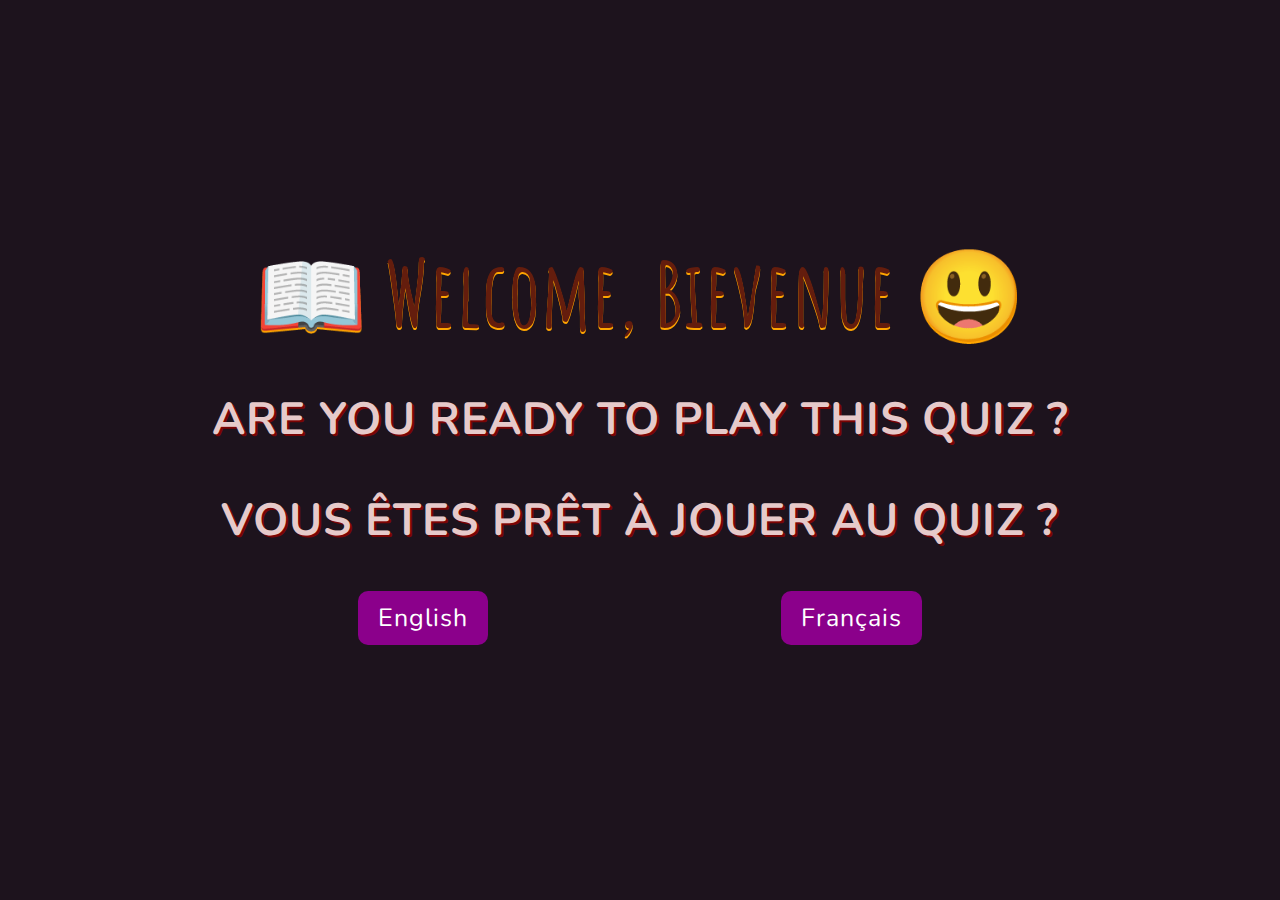
<file: index.html>
<!DOCTYPE html>
<html lang="en">

<head>
    <meta charset="UTF-8">
    <meta http-equiv="X-UA-Compatible" content="IE=edge">
    <meta name="viewport" content="width=device-width, initial-scale=1.0">
    <title>Chi Chiu's Quiz App</title>
    <link rel="icon" type="image/png" sizes="32x32" href="assets/favicon/favicon-32x32 copy 2.png">
    <link rel="stylesheet" href="assets/CSS/stylesheet.css">
</head>

<body>
    <div class="container">
        <div class="quiz">
            <h1 class="welcome">📖 Welcome, Bievenue 😃</h1>
            <h1 class="intro">Are You Ready to Play This Quiz ?</h1>
            <h1 class="intro">Vous êtes prêt à jouer au quiz ?</h1>
            <div class="lang-container">
                <a href="game_en.html" class="lang-btn" id="en">English</a>
                <a href="game_fr.html" class="lang-btn" id="fr">Français</a>
            </div>
        </div>
    </div>
</body>

</html>
</file>
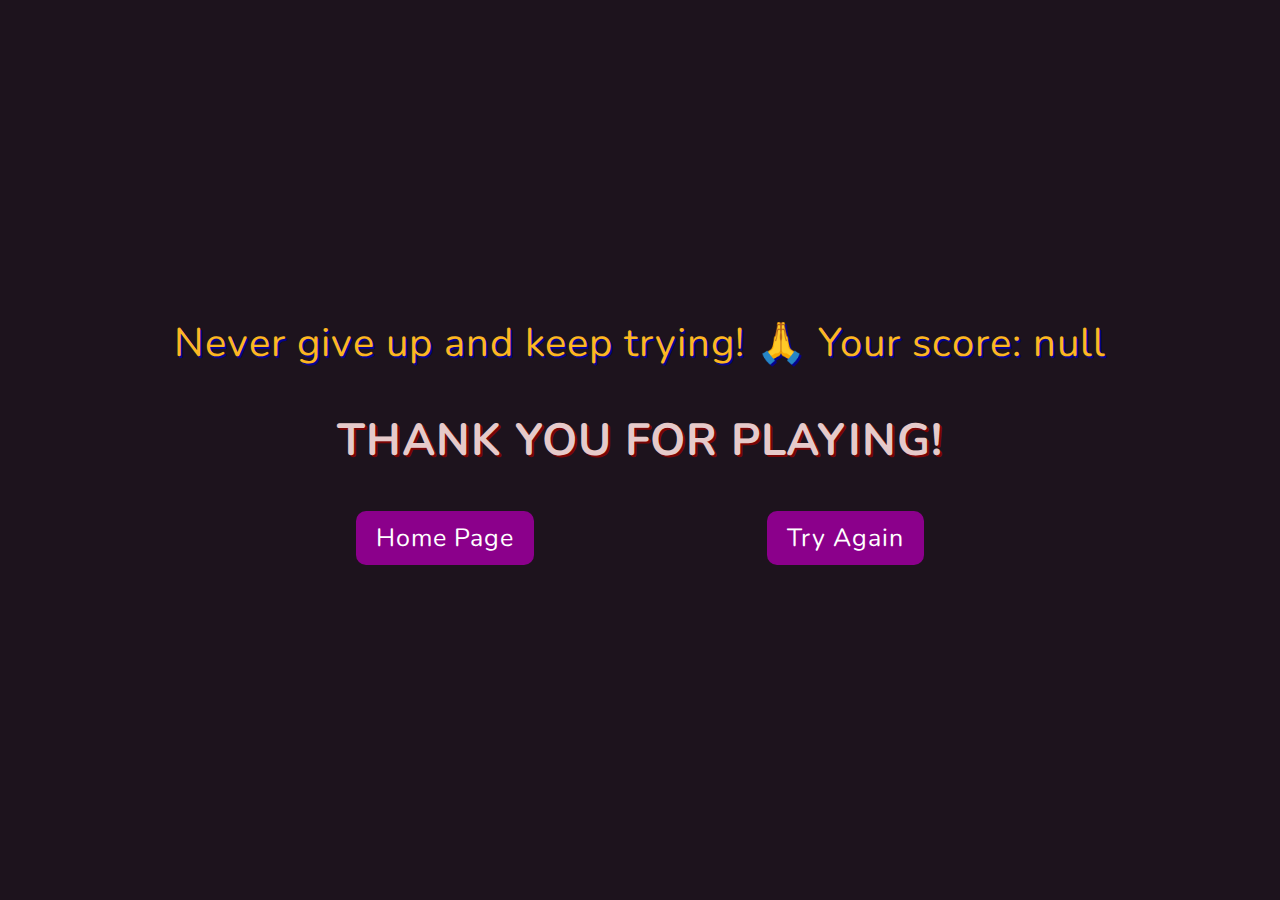
<file: end_en.html>
<!DOCTYPE html>
<html lang="en">

<head>
    <meta charset="UTF-8">
    <meta http-equiv="X-UA-Compatible" content="IE=edge">
    <meta name="viewport" content="width=device-width, initial-scale=1.0">
    <title>End of the Quiz 😭</title>
    <link rel="icon" type="image/png" sizes="32x32" href="assets/favicon/favicon-32x32.png">
    <link rel="stylesheet" href="assets/CSS/stylesheet.css">
</head>

<body>
    <div class="end-container">
        <div class="final-score-container">
            <div class="final-score-text">
                Your Score: 0
            </div>
        </div>
        <div class="end-intro">
            <h1 class="end-intro-text">Thank you for playing!</h1>

            <div class="end-btn-container">
                <a href="index.html" class="homepage-btn">Home Page</a>
                <a href="game_en.html" class="try-again-btn">Try Again</a>
            </div>
        </div>
    </div>

    <script src="assets/JavaScript/script_end_en.js"></script>
</body>

</html>
</file>
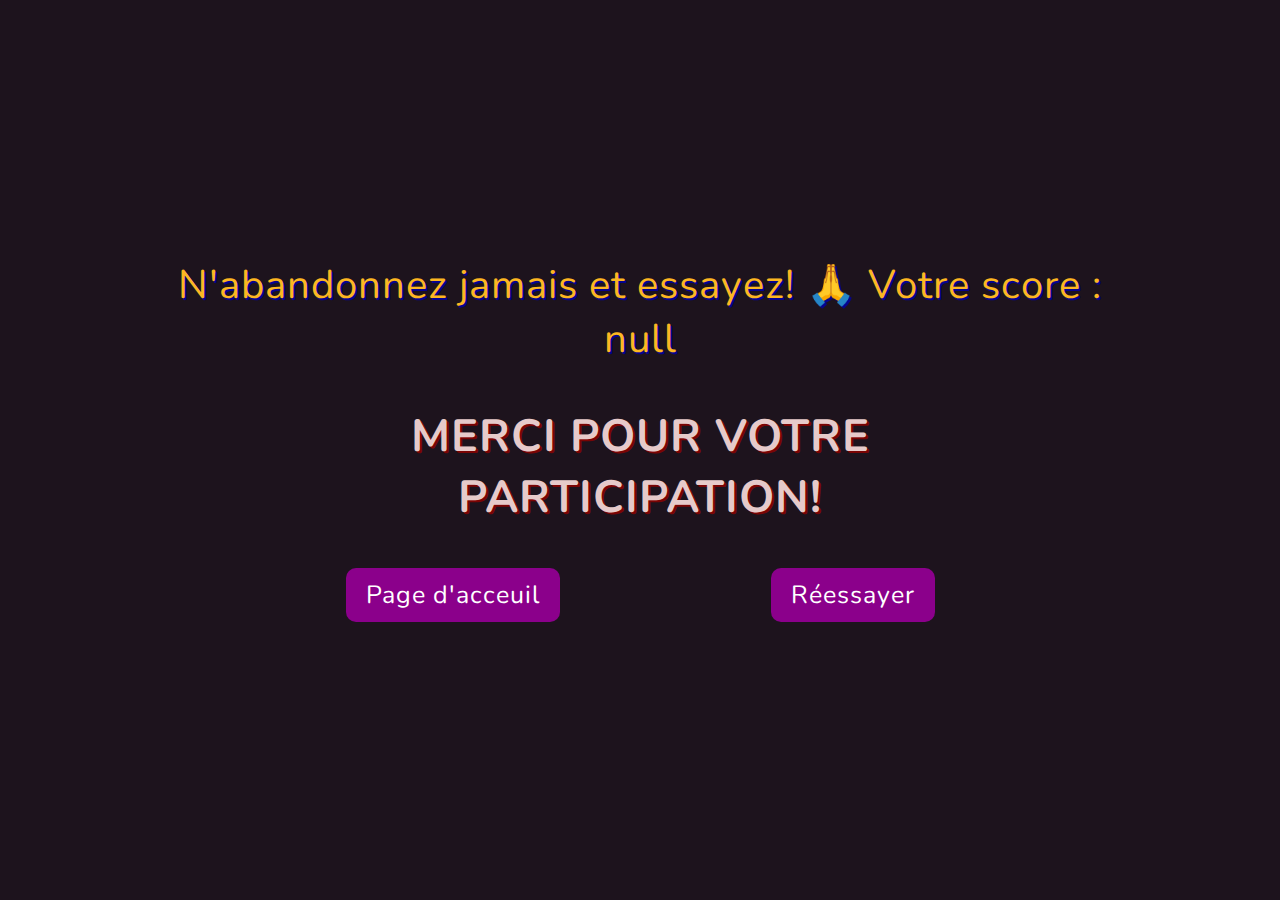
<file: end_fr.html>
<!DOCTYPE html>
<html lang="en">

<head>
    <meta charset="UTF-8">
    <meta http-equiv="X-UA-Compatible" content="IE=edge">
    <meta name="viewport" content="width=device-width, initial-scale=1.0">
    <title>Fin du Quiz 😭</title>
    <link rel="icon" type="image/png" sizes="32x32" href="assets/favicon/favicon-32x32.png">
    <link rel="stylesheet" href="assets/CSS/stylesheet.css">
</head>

<body>
    <div class="end-container">
        <div class="final-score-container">
            <div class="final-score-text">
                Votre score : 0
            </div>
        </div>
        <div class="end-intro">
            <h1 class="end-intro-text">Merci pour votre participation!</h1>

            <div class="end-btn-container">
                <a href="index.html" class="homepage-btn">Page d'acceuil</a>
                <a href="game_fr.html" class="try-again-btn">Réessayer</a>
            </div>
        </div>
    </div>
    <script src="assets/JavaScript/script_end_fr.js"></script>
</body>

</html>
</file>
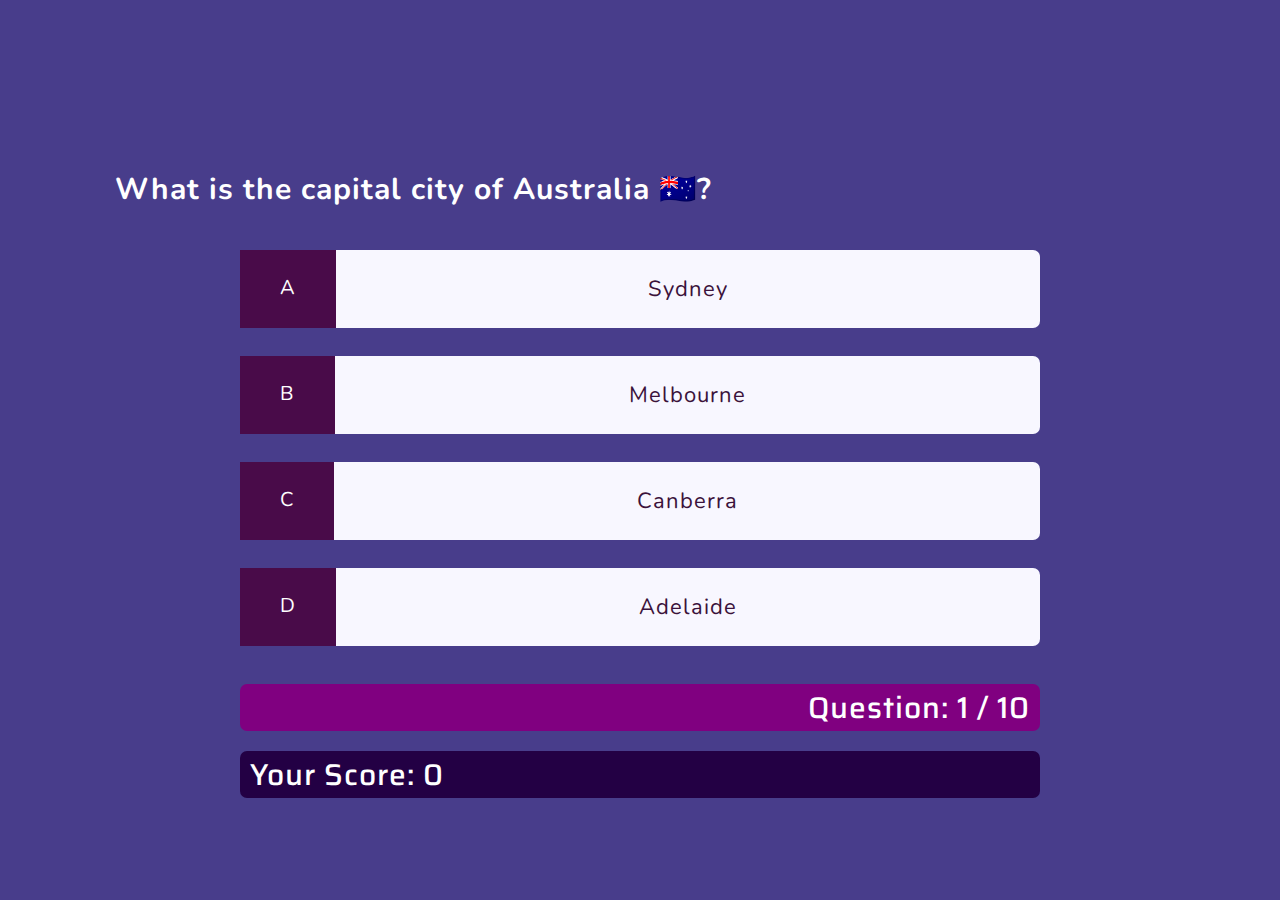
<file: game_en.html>
<!DOCTYPE html>
<html lang="en">

<head>
    <meta charset="UTF-8">
    <meta http-equiv="X-UA-Compatible" content="IE=edge">
    <meta name="viewport" content="width=device-width, initial-scale=1.0">
    <title>Welcome to My Quiz</title>
    <link rel="icon" type="image/png" sizes="32x32" href="assets/favicon/favicon-32x32 copy.png">
    <link rel='stylesheet' href="assets/CSS/game_stylesheet.css" />
</head>

<body>
    <div class="game-container">
        <div class="game-container-2">
            <div class="question-container">
                <h2 class="question">Question?</h2>
            </div>
            <div class="choice-container">
                <p class="choice-letter">A</p>
                <p class="choice-text" data-number="1">This is a choice</p>
            </div>
            <div class="choice-container">
                <p class="choice-letter">B</p>
                <p class="choice-text" data-number="2">This is a choice</p>
            </div>
            <div class="choice-container">
                <p class="choice-letter">C</p>
                <p class="choice-text" data-number="3">This is a choice</p>
            </div>
            <div class="choice-container">
                <p class="choice-letter">D</p>
                <p class="choice-text" data-number="4">This is a choice</p>
            </div>
            <div class="timer-container">
                <p class="timer"></p>
                <p class="total-questions-counter"></p>
            </div>
            <div class="score-container">
                <p class="score-text" id="score">Your Score: 0</p>
            </div>
        </div>

    </div>

    <script src="assets/JavaScript/script_en.js"></script>
</body>

</html>
</file>
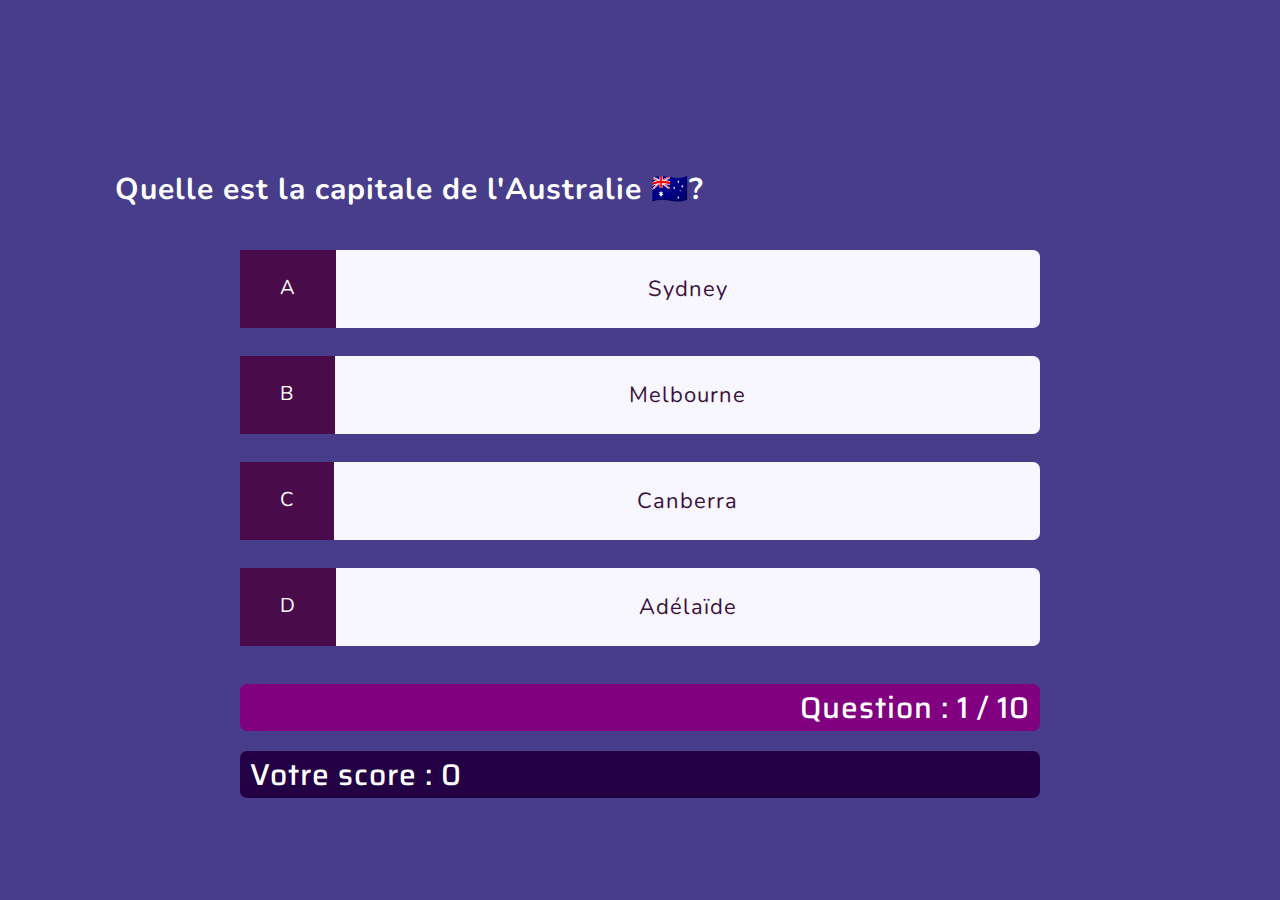
<file: game_fr.html>
<!DOCTYPE html>
<html lang="en">

<head>
    <meta charset="UTF-8">
    <meta http-equiv="X-UA-Compatible" content="IE=edge">
    <meta name="viewport" content="width=device-width, initial-scale=1.0">
    <title>Bievenue à mon quiz</title>
    <link rel="icon" type="image/png" sizes="32x32" href="assets/favicon/favicon-32x32 copy.png">
    <link rel='stylesheet' href="assets/CSS/game_stylesheet.css" />
</head>

<body>
    <div class="game-container">
        <div class="game-container-2">
            <div class="question-container">
                <h2 class="question">Question?</h2>
            </div>
            <div class="choice-container">
                <p class="choice-letter">A</p>
                <p class="choice-text" data-number="1">This is a choice</p>
            </div>
            <div class="choice-container">
                <p class="choice-letter">B</p>
                <p class="choice-text" data-number="2">This is a choice</p>
            </div>
            <div class="choice-container">
                <p class="choice-letter">C</p>
                <p class="choice-text" data-number="3">This is a choice</p>
            </div>
            <div class="choice-container">
                <p class="choice-letter">D</p>
                <p class="choice-text" data-number="4">This is a choice</p>
            </div>
            <div class="timer-container">
                <p class="timer"></p>
                <p class="total-questions-counter"></p>
            </div>
            <div class="score-container">
                <p class="score-text" id="score">
                    Votre score : 0
                </p>
            </div>
        </div>
    </div>

    <script src="assets/JavaScript/script_fr.js"></script>
</body>

</html>
</file>
<file: assets/CSS/stylesheet.css>
@import url('https://fonts.googleapis.com/css2?family=Nunito&display=swap');
@import url('https://fonts.googleapis.com/css2?family=Amatic+SC:wght@700&display=swap');

:root {
    background-color: rgb(29, 19, 29);
    font-family: 'Nunito', sans-serif;
}

* {
    box-sizing: border-box;
    margin: 0;
    padding: 0;
    letter-spacing: 1px;
}

h1 {
    font-size: 5.4rem;
    margin-bottom: 40px;
    text-align: center;
    font-size: 45px;
    text-shadow: 0.5px 2px orange;
}

.welcome {
    color: #641D0D;
    font-family: 'Amatic SC', cursive;
    font-size: 90px;
}

.intro, .end-intro-text {
    text-transform: uppercase;
    text-shadow: 2px 2px rgb(122, 4, 4);
    color:rgb(230, 202, 202);
}

.container, .end-container {
    width: 100vw;
    height: 100vh;
    display: flex;
    flex-direction: column;
    justify-content: center;
    align-items: center;
    max-width: 80rem;
    margin: 0 auto;
    padding: 2rem;
}

.quiz {
    justify-content: center;
    align-items: center;
    position: relative;
}

.lang-container, .end-btn-container {
    display: flex;
    position: relative;
    justify-content: center;
    align-items: center;
    margin-bottom: 20px;
}

.lang-btn, .try-again-btn, .homepage-btn {
    font-size: 25px;
    margin-bottom: 20px;
    text-decoration: none;
    background-color: darkmagenta;
    transition: 0.2s ease;
    text-align: center;
    border-radius: 10px;
    margin: auto;
    left: 0;
    right: 0;
    padding: 10px 20px 10px 20px;
    border-radius: 10px;
    transition: 0.2s ease;
    color: white;

}

.lang-btn:hover, .try-again-btn:hover, .homepage-btn:hover{
    transform: translateY(2px);
    box-shadow: 0 5px 2px -2px gray;
    background-color: coral;
    color: black;
}

.final-score-container {
    display: flex;
    width: 1000px;
}

.final-score-text {
    text-align: center;
    text-shadow: 2px 2px rgb(5, 3, 143);
    color:rgb(252, 183, 33);
    font-size: 2.5rem;
    margin: auto;
    left: 0;
    right: 0;

}

.end-intro {
    width: 800px;
    padding-top: 40px;
}
</file>
<file: assets/CSS/game_stylesheet.css>
@import url('https://fonts.googleapis.com/css2?family=Nunito&display=swap');
@import url('https://fonts.googleapis.com/css2?family=Saira:wght@200&display=swap');

:root {
    background-color: #483D8B;
    font-family: 'Nunito', sans-serif;
}

* {
    box-sizing: border-box;
    margin: 0;
    padding: 0;
    letter-spacing: 1px;
}

h2 {
    font-size: 30px;
}

p {
    font-size: 20px;
}

.game-container {
    position: relative;
    display: flex;
    flex-direction: column;
    justify-content: center;
    align-items: center;
    width: 800px;
    height: 800px;
    margin: auto;
    left: 0;
    right: 0;
    margin-top: 50px;
    margin-bottom: 50px;
    bottom: auto;
}

.game-container-2 {
    display: flex;
    position: absolute;
    justify-content: center;
    align-items: center;
    flex-direction: column;
    width: 100%;
}

.choice-container {
    display: flex;
    margin-bottom: 0.5rem;
    width: 100%;
    margin-top: 20px;
    text-align: center;
    background-color: rgb(248, 247, 255);
    transition: 0.1s ease;
    border-radius: 7px;
}

.choice-letter {
    padding: 1.5rem 2.5rem;
    background-color: rgb(73, 11, 73);
    color: white;
}

.choice-text {
    padding: 1.5rem;
    width: 100%;
    color: rgb(59, 18, 59);
    font-size: 22px;
    
}

.choice-container:hover {
    transform: translateY(2px);
    box-shadow: 0 5px 2px -2px gray;
    color: black;
    cursor: pointer;
}

.question-container {
    display: flex;
    width: 100%;
    justify-content: space-between;
    padding-bottom: 20px;
}

.timer-container {
  margin: auto;
  left: 0;
  right: 0;
  width: 800px;
  display: flex;
  justify-content: space-between;
  margin-top: 30px;
  padding: 0 10px 0 10px;
  border-radius: 7px;
  background-color: purple;
  color: white;
}

.timer-container p {
    font-size: 30px;
    font-family: 'Saira', sans-serif;
    font-weight: 500;
}

.question {
    color: white;
}

.correct {
    background-color: green;
}

.incorrect {
    background-color: red;
}

.question-container {
    width: 1050px;
}

.hurryup {
    color: rgb(253, 2, 2);
    font-weight: bolder;
}

.score-container {
    display: flex;
    position: absolute;
    top: 100%;
    right: 0;
    left: 0;
    margin: auto;
    width: 800px;
    background-color: rgb(35, 0, 68);
    color: white;
    border-radius: 7px;
    margin-top: 20px;
    padding: 0 10px 0 10px;
}

.score-container p {
    font-size: 30px;
    font-family: 'Saira', sans-serif;
    font-weight: 500;
}
</file>
